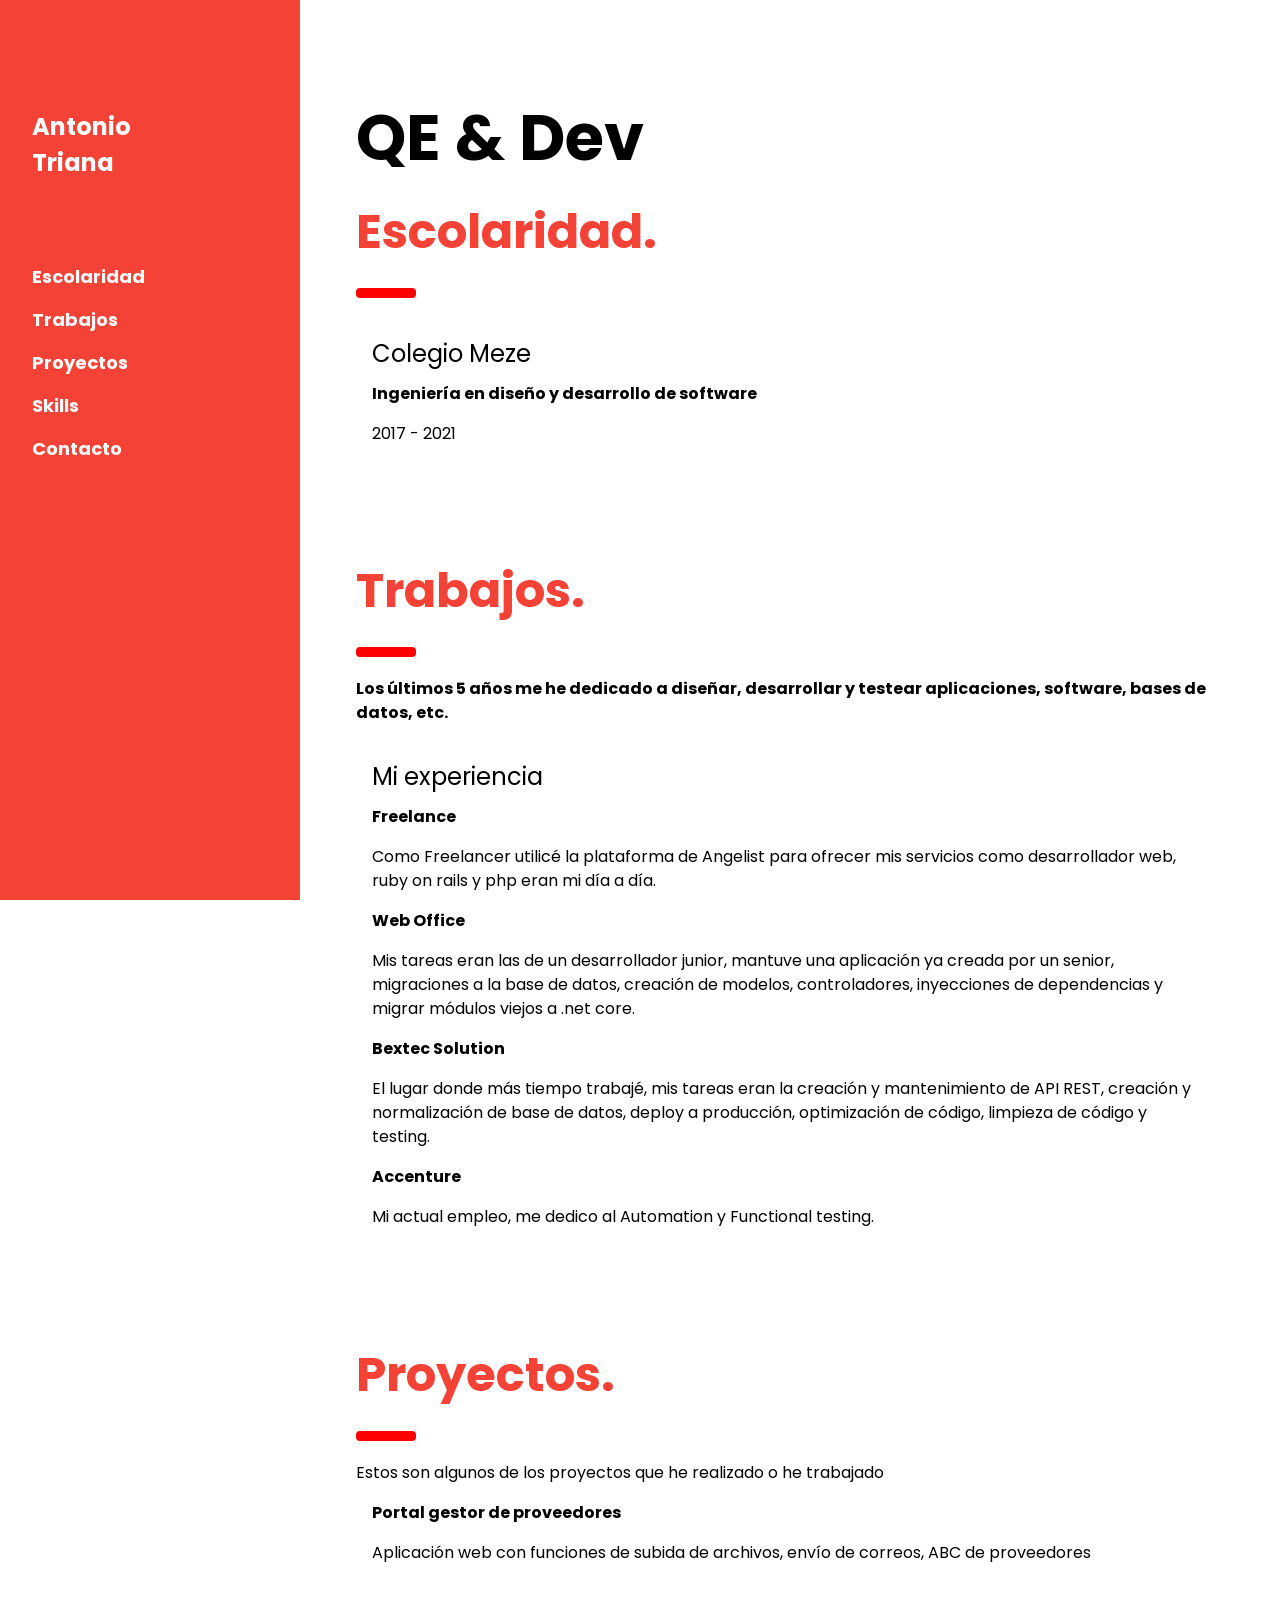
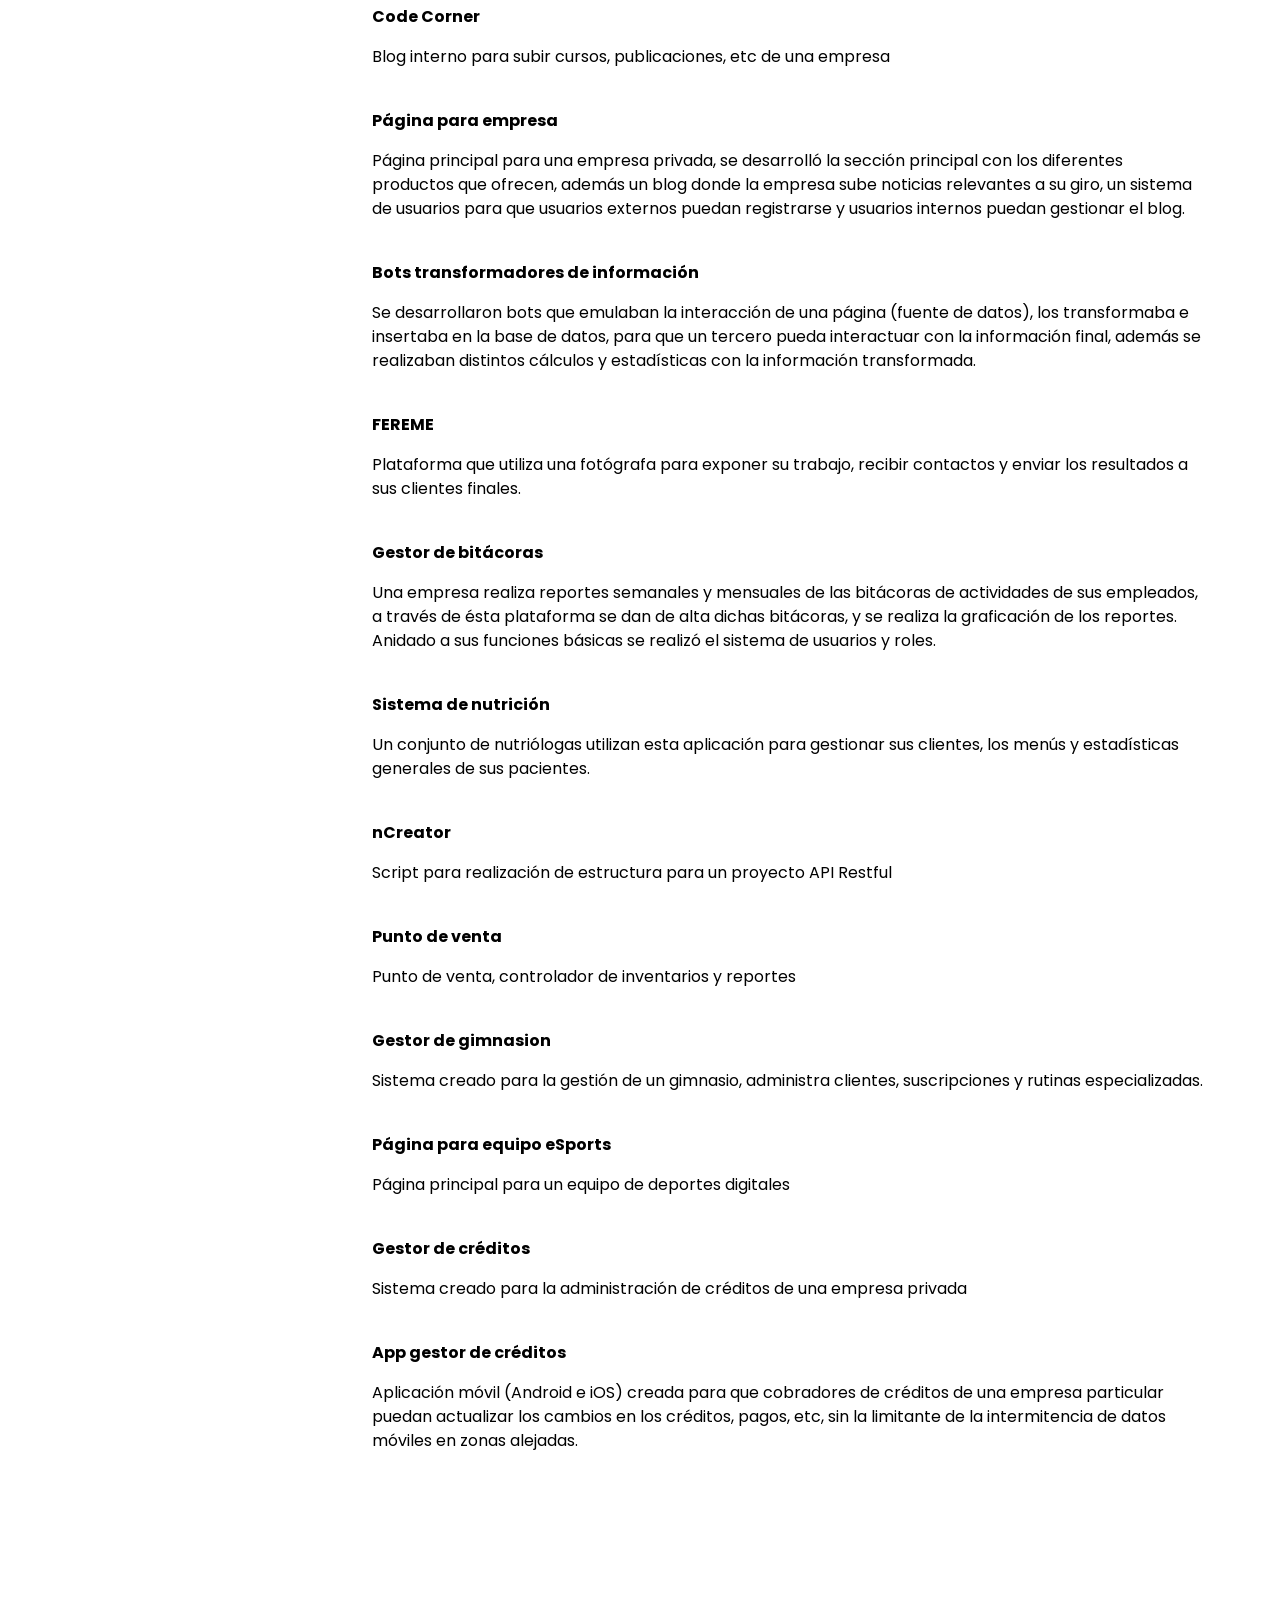
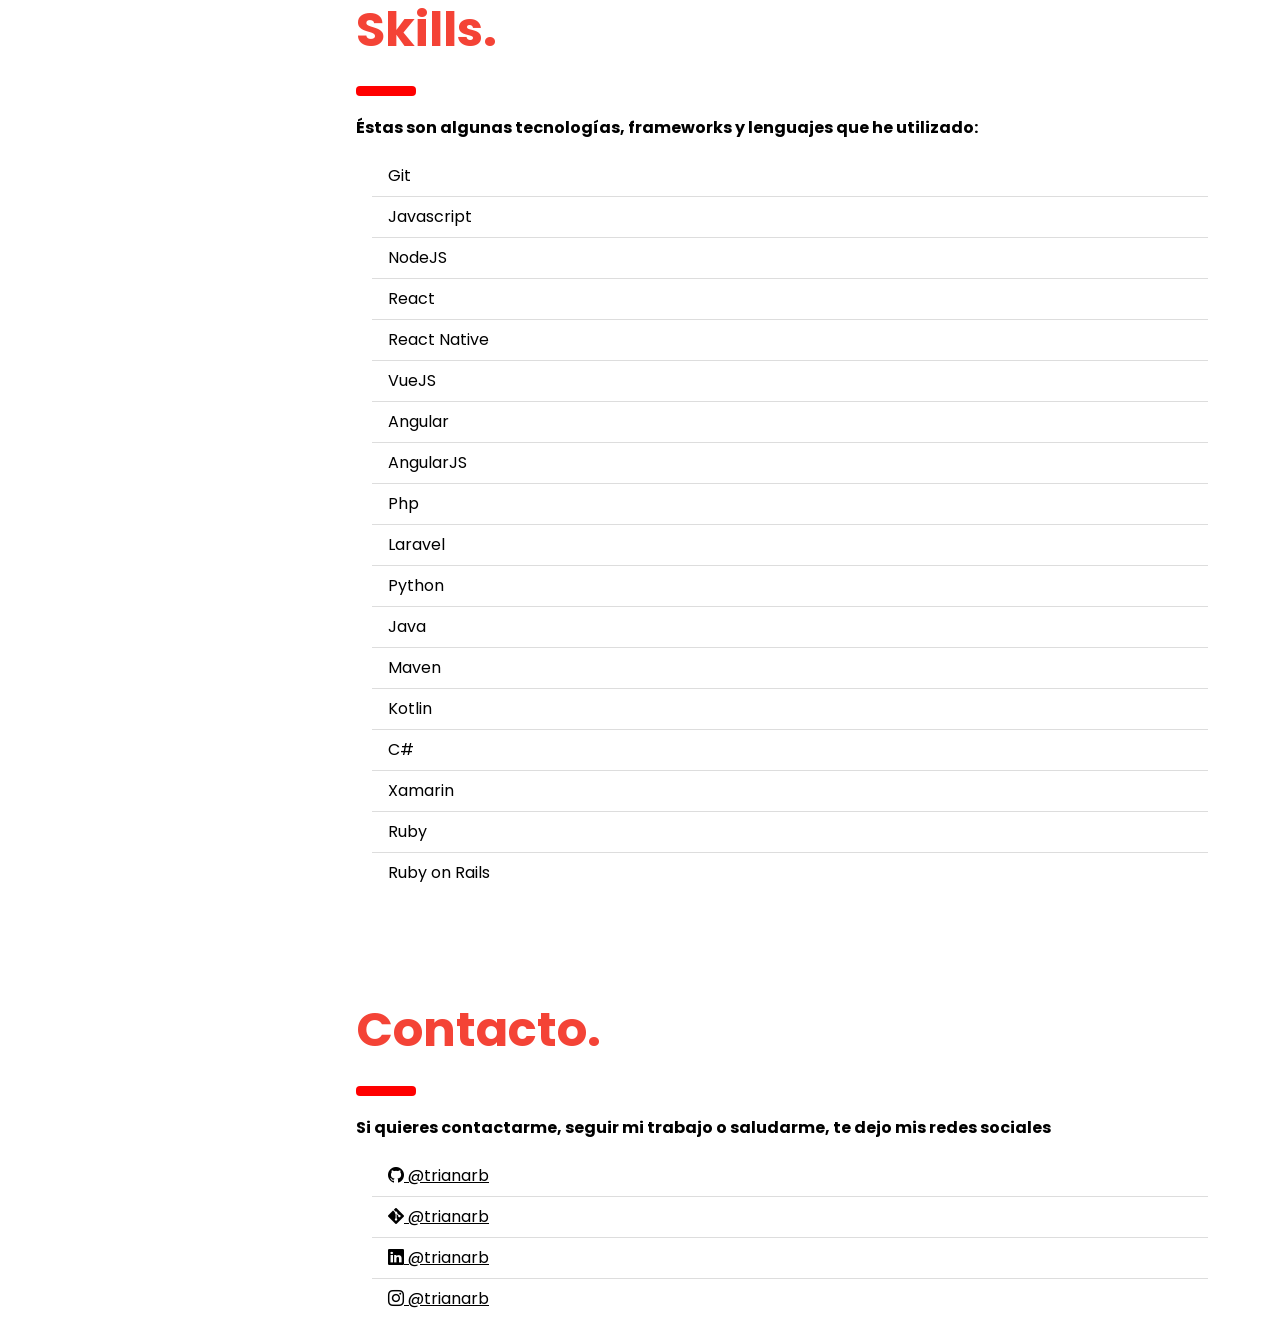
<file: index.html>
<!DOCTYPE html>
<html lang="en">
<title>Antonio Triana - QE</title>
<meta charset="UTF-8">
<meta name="viewport" content="width=device-width, initial-scale=1">
<link rel="stylesheet" href="https://www.w3schools.com/w3css/4/w3.css">
<link rel="stylesheet" href="https://fonts.googleapis.com/css?family=Poppins">
<link rel="stylesheet" href="https://cdn.jsdelivr.net/npm/bootstrap-icons@1.7.2/font/bootstrap-icons.css">
<style>
    body,
    h1,
    h2,
    h3,
    h4,
    h5 {
        font-family: "Poppins", sans-serif
    }

    body {
        font-size: 16px;
    }

    .w3-half img {
        margin-bottom: -6px;
        margin-top: 16px;
        opacity: 0.8;
        cursor: pointer
    }

    .w3-half img:hover {
        opacity: 1
    }
</style>

<body>

    <!-- Sidebar/menu -->
    <nav class="w3-sidebar w3-red w3-collapse w3-top w3-large w3-padding"
        style="z-index:3;width:300px;font-weight:bold;" id="mySidebar"><br>
        <a href="javascript:void(0)" onclick="w3_close()" class="w3-button w3-hide-large w3-display-topleft"
            style="width:100%;font-size:22px">Cerrar Menu</a>
        <div class="w3-container">
            <h3 class="w3-padding-64"><b>Antonio<br>Triana</b></h3>
        </div>
        <div class="w3-bar-block">
            <!-- <a href="#" onclick="w3_close()" class="w3-bar-item w3-button w3-hover-white">Inicio</a> -->
            <a href="#scholarship" onclick="w3_close()" class="w3-bar-item w3-button w3-hover-white">Escolaridad</a>
            <a href="#jobHistory" onclick="w3_close()" class="w3-bar-item w3-button w3-hover-white">Trabajos</a>
            <a href="#projects" onclick="w3_close()" class="w3-bar-item w3-button w3-hover-white">Proyectos</a>
            <a href="#skills" onclick="w3_close()" class="w3-bar-item w3-button w3-hover-white">Skills</a>
            <a href="#contact" onclick="w3_close()" class="w3-bar-item w3-button w3-hover-white">Contacto</a>
        </div>
    </nav>

    <!-- Top menu on small screens -->
    <header class="w3-container w3-top w3-hide-large w3-red w3-xlarge w3-padding">
        <a href="javascript:void(0)" class="w3-button w3-red w3-margin-right" onclick="w3_open()">☰</a>
        <span>Antonio Triana</span>
    </header>

    <!-- Overlay effect when opening sidebar on small screens -->
    <div class="w3-overlay w3-hide-large" onclick="w3_close()" style="cursor:pointer" title="cerrar menu"
        id="myOverlay"></div>

    <!-- !PAGE CONTENT! -->
    <div class="w3-main" style="margin-left:340px;margin-right:40px">

        <!-- Header -->
        <div class="w3-container" style="margin-top:80px" id="scholarship">
            <h1 class="w3-jumbo"><b>QE & Dev</b></h1>
            <h1 class="w3-xxxlarge w3-text-red"><b>Escolaridad.</b></h1>
            <hr style="width:50px;border:5px solid red" class="w3-round">
            <div class="w3-margin-top w3-padding">
                <h3>Colegio Meze</h3>
                <b>Ingeniería en diseño y desarrollo de software</b>
                <p>2017 - 2021</p>
            </div>
        </div>

        <!-- Modal for full size images on click-->
        <div id="modal01" class="w3-modal w3-black" style="padding-top:0" onclick="this.style.display='none'">
            <span class="w3-button w3-black w3-xxlarge w3-display-topright">×</span>
            <div class="w3-modal-content w3-animate-zoom w3-center w3-transparent w3-padding-64">
                <img id="img01" class="w3-image">
                <p id="caption"></p>
            </div>
        </div>

        <!-- Job History -->
        <div class="w3-container" id="jobHistory" style="margin-top:75px">
            <h1 class="w3-xxxlarge w3-text-red"><b>Trabajos.</b></h1>
            <hr style="width:50px;border:5px solid red" class="w3-round">
            <b>Los últimos 5 años me he dedicado a diseñar, desarrollar y testear aplicaciones, software, bases de datos, etc.</b>
            <div class="w3-margin-top w3-padding">
                <h3>Mi experiencia</h3>
                <b>Freelance</b>
                <p>
                    Como Freelancer utilicé la plataforma de Angelist para ofrecer mis servicios como desarrollador web, 
                    ruby on rails y php eran mi día a día.
                </p>
                <b>Web Office</b>
                <p>
                    Mis tareas eran las de un desarrollador junior, mantuve una aplicación ya creada por un senior, migraciones 
                    a la base de datos, creación de modelos, controladores, inyecciones de dependencias y migrar módulos viejos 
                    a .net core.
                </p>
                <b>Bextec Solution</b>
                <p>
                    El lugar donde más tiempo trabajé, mis tareas eran la creación y mantenimiento de API REST, creación y normalización de base de datos, 
                    deploy a producción, optimización de código, limpieza de código y testing.
                </p>
                <b>Accenture</b>
                <p>
                    Mi actual empleo, me dedico al Automation y Functional testing.
                </p>
            </div>
        </div>

        <!-- Projects -->
        <div class="w3-container" id="projects" style="margin-top:75px">
            <h1 class="w3-xxxlarge w3-text-red"><b>Proyectos.</b></h1>
            <hr style="width:50px;border:5px solid red" class="w3-round">
            <p>Estos son algunos de los proyectos que he realizado o he trabajado</p>
            <div class="w3-margin">
                <b>Portal gestor de proveedores</b>
                <p>
                    Aplicación web con funciones de subida de archivos, envío de correos, ABC de proveedores
                </p>
                <br />

                <b>Code Corner</b>
                <p>
                    Blog interno para subir cursos, publicaciones, etc de una empresa
                </p>
                <br />

                <b>Página para empresa</b>
                <p>
                    Página principal para una empresa privada, se desarrolló la sección principal con los diferentes productos 
                    que ofrecen, además un blog donde la empresa sube noticias relevantes a su giro, un sistema de usuarios
                    para que usuarios externos puedan registrarse y usuarios internos puedan gestionar el blog.
                </p>
                <br />

                <b>Bots transformadores de información</b>
                <p>
                    Se desarrollaron bots que emulaban la interacción de una página (fuente de datos), los transformaba e insertaba 
                    en la base de datos, para que un tercero pueda interactuar con la información final, además se realizaban distintos 
                    cálculos y estadísticas con la información transformada.
                </p>
                <br />

                <b>FEREME</b>
                <p>
                    Plataforma que utiliza una fotógrafa para exponer su trabajo, recibir contactos y enviar los resultados a sus 
                    clientes finales.
                </p>
                <br />

                <b>Gestor de bitácoras</b>
                <p>
                    Una empresa realiza reportes semanales y mensuales de las bitácoras de actividades de sus empleados, 
                    a través de ésta plataforma se dan de alta dichas bitácoras, y se realiza la graficación de los reportes.
                    Anidado a sus funciones básicas se realizó el sistema de usuarios y roles.
                </p>
                <br />

                <b>Sistema de nutrición</b>
                <p>
                    Un conjunto de nutriólogas utilizan esta aplicación para gestionar sus clientes, los menús y estadísticas generales 
                    de sus pacientes.
                </p>
                <br />

                <b>nCreator</b>
                <p>
                    Script para realización de estructura para un proyecto API Restful
                </p>
                <br />

                <b>Punto de venta</b>
                <p>
                    Punto de venta, controlador de inventarios y reportes
                </p>
                <br />

                <b>Gestor de gimnasion</b>
                <p>
                    Sistema creado para la gestión de un gimnasio, administra clientes, suscripciones y rutinas especializadas.
                </p>
                <br />

                <b>Página para equipo eSports</b>
                <p>
                    Página principal para un equipo de deportes digitales
                </p>
                <br />

                <b>Gestor de créditos</b>
                <p>
                    Sistema creado para la administración de créditos de una empresa privada
                </p>
                <br />

                <b>App gestor de créditos</b>
                <p>
                    Aplicación móvil (Android e iOS) creada para que cobradores de créditos de una empresa particular puedan actualizar los
                    cambios en los créditos, pagos, etc, sin la limitante de la intermitencia de datos móviles en zonas alejadas.
                </p>
                <br />
            </div>
        </div>

        <!-- Contact -->
        <div class="w3-container" id="skills" style="margin-top:75px">
            <h1 class="w3-xxxlarge w3-text-red"><b>Skills.</b></h1>
            <hr style="width:50px;border:5px solid red" class="w3-round">
            <b>Éstas son algunas tecnologías, frameworks y lenguajes que he utilizado:</b>
            <ul class="w3-ul w3-margin">
                <li>Git</li>
                <li>Javascript</li>
                <li>NodeJS</li>
                <li>React</li>
                <li>React Native</li>
                <li>VueJS</li>
                <li>Angular</li>
                <li>AngularJS</li>
                <li>Php</li>
                <li>Laravel</li>
                <li>Python</li>
                <li>Java</li>
                <li>Maven</li>
                <li>Kotlin</li>
                <li>C#</li>
                <li>Xamarin</li>
                <li>Ruby</li>
                <li>Ruby on Rails</li>
            </ul>
        </div>


        <!-- Contact -->
        <div class="w3-container" id="contact" style="margin-top:75px">
            <h1 class="w3-xxxlarge w3-text-red"><b>Contacto.</b></h1>
            <hr style="width:50px;border:5px solid red" class="w3-round">
            <b>Si quieres contactarme, seguir mi trabajo o saludarme, te dejo mis redes sociales</b>
            <ul class="w3-ul w3-margin">
                <li><a href="https://www.github.com/trianarb" target="_blank"><i class="bi bi-github"></i> @trianarb</a></li>
                <li><a href="https://www.gitlab.com/trianarb" target="_blank"><i class="bi bi-git"></i> @trianarb</a></li>
                <li><a href="https://www.linkedin.com/in/trianarb/" target="_blank"><i class="bi bi-linkedin"></i> @trianarb</a></li>
                <li><a href="https://www.instagram.com/trianarb" target="_blank"><i class="bi bi-instagram"></i> @trianarb</a></li>
            </ul>
        </div>

        <!-- End page content -->
    </div>

    <script>
        // Script to open and close sidebar
        function w3_open() {
            document.getElementById("mySidebar").style.display = "block";
            document.getElementById("myOverlay").style.display = "block";
        }

        function w3_close() {
            document.getElementById("mySidebar").style.display = "none";
            document.getElementById("myOverlay").style.display = "none";
        }

        // Modal Image Gallery
        function onClick(element) {
            document.getElementById("img01").src = element.src;
            document.getElementById("modal01").style.display = "block";
            var captionText = document.getElementById("caption");
            captionText.innerHTML = element.alt;
        }
    </script>

</body>

</html>
</file>
